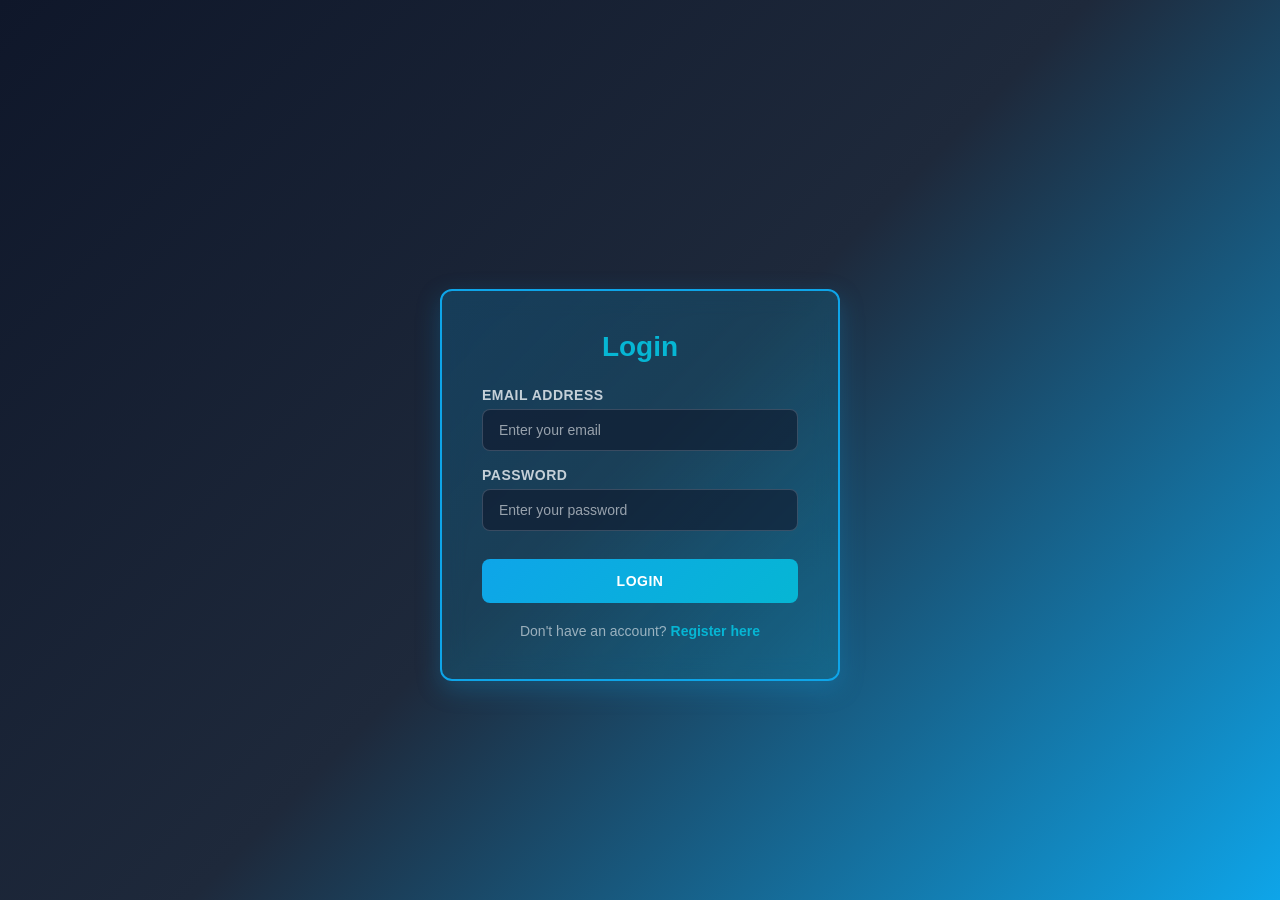
<file: login.html>
<!DOCTYPE html>
<html lang="en">

<head>
    <meta charset="UTF-8">
    <meta name="viewport" content="width=device-width, initial-scale=1.0">
    <title>Login</title>
    <link rel="stylesheet" href="login.css">
    <link rel="icon" href="images/weather icon.png">
</head>

<body>
    <!-- LOGIN CARD -->
    <div class="card">
        <div class="form-container">
            <h2>Login</h2>
            <form id="loginForm" class="form">

                <div class="field">
                    <label for="txt_email">Email Address</label>
                    <input id="txt_email" type="email" placeholder="Enter your email" required>
                </div>

                <div class="field">
                    <label for="txt_password">Password</label>
                    <input id="txt_password" type="password" placeholder="Enter your password" required>
                </div>

                <div class="actions">
                    <button type="submit" class="login-btn">Login</button>
                </div>

            </form>

            <div class="register-link">
                <p>Don't have an account? <a href="register.html">Register here</a></p>
            </div>
        </div>
    </div>

    <script>
        document.getElementById('loginForm').addEventListener('submit', function (e) {
            e.preventDefault();

            const email = document.getElementById('txt_email').value;
            const password = document.getElementById('txt_password').value;

            // Validate inputs
            if (!email || !password) {
                alert('Please fill in all fields');
                return;
            }

            // Get registered users from localStorage
            const registeredUsers = JSON.parse(localStorage.getItem('users') || '[]');
            
            // Check if user exists and password is correct
            const user = registeredUsers.find(u => u.email === email && u.password === password);

            if (user) {
                // Store current logged-in user
                localStorage.setItem('currentUser', JSON.stringify({
                    name: user.name,
                    email: user.email,
                    birthday: user.birthday,
                    gender: user.gender
                }));
                alert('Login successful!');
                // Redirect to index.html
                window.location.href = 'index.html';
            } else {
                alert('Invalid email or password');
            }
        });
    </script>

</body>

</html>
</file>
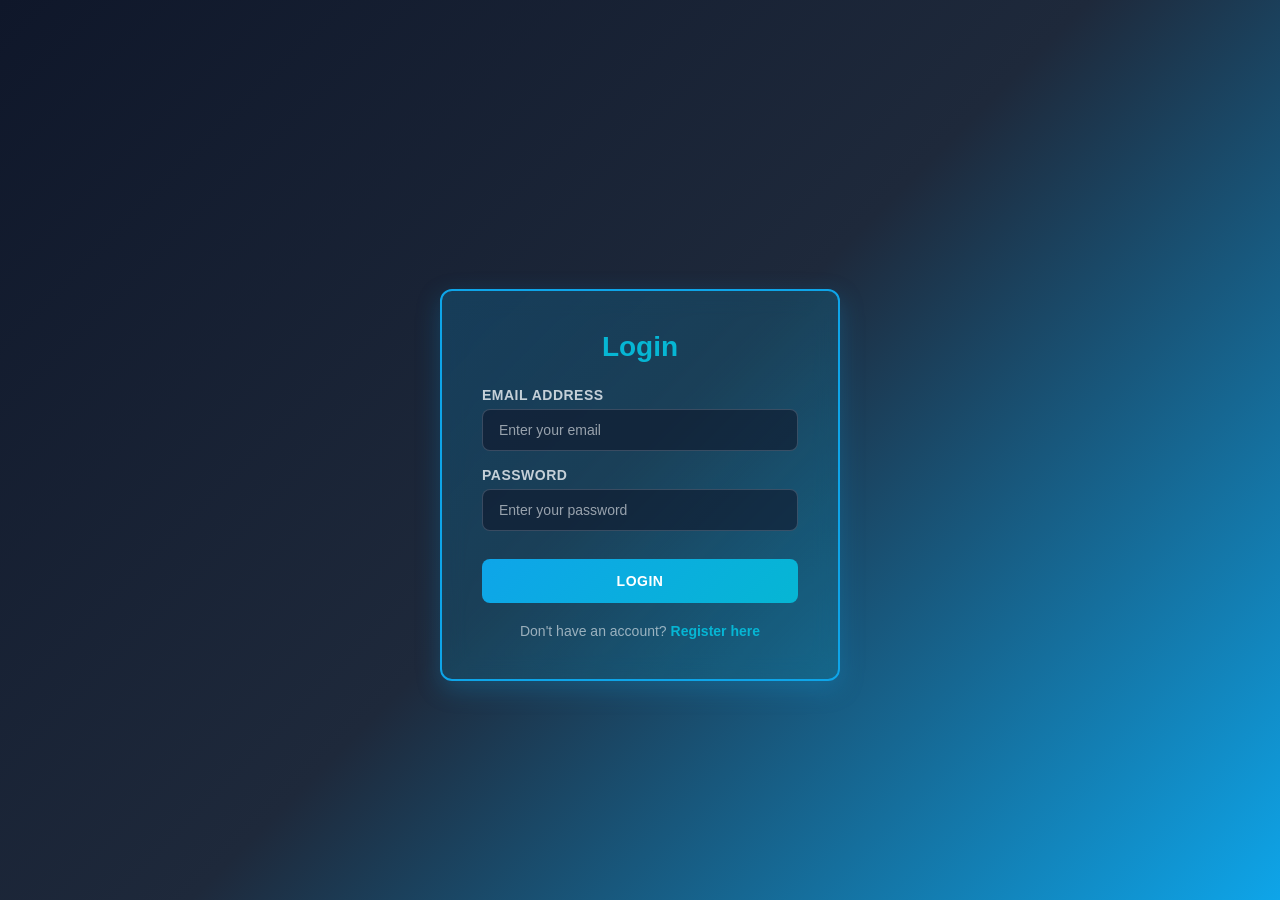
<file: notes.html>
<!DOCTYPE html>
<html lang="en">

<head>
    <meta charset="UTF-8">
    <meta name="viewport" content="width=device-width, initial-scale=1.0">
    <title>Notes</title>
    <link rel="icon" href="images/weather icon.png">
    <!-- IMPORTANT: import home.css trước, notes.css sau -->
    <link rel="stylesheet" href="index.css">
    <link rel="stylesheet" href="notes.css">
</head>

<body>

    <!-- HEADER -->
    <header class="top-header">
        <div class="header-inner">
            <div class="brand">
                <h1>WEATHER WEB</h1>
            </div>

            <div class="menu">
                <button class="menu-btn">
                    <a href="index.html">
                        <img src="./images/Home-removebg-preview.png" alt="Home">
                    </a>
                </button>

                <button class="menu-btn">
                    <a href="userInformation.html">
                        <img src="./images/name_icon-removebg-preview.png" alt="User">
                    </a>
                </button>

                <button class="menu-btn">
                    <a href="notes.html">
                        <img src="./images/calendar_icon-removebg-preview.png" alt="Notes">
                    </a>
                </button>
            </div>
        </div>
    </header>

    <!-- MAIN CARD -->
    <div class="notes-card">

        <!-- CALENDAR -->
        <div class="calendar-card">
            <div class="calendar-header">
                <button id="prev">‹</button>
                <span id="monthYear"></span>
                <button id="next">›</button>
            </div>

            <div class="calendar-grid">
                <div class="weekday">Mon</div>
                <div class="weekday">Tue</div>
                <div class="weekday">Wed</div>
                <div class="weekday">Thu</div>
                <div class="weekday">Fri</div>
                <div class="weekday">Sat</div>
                <div class="weekday">Sun</div>
            </div>
        </div>

        <!-- NOTES -->
        <div class="notes-box">

            <div class="notes-top">
                <div class="notes-title">User note days</div>
                <button class="add-note-btn" id="btn_add_note">Add note</button>
            </div>

            <!-- NOTE LIST -->
            <div class="notes-list" id="user_note_days"></div>

            <!-- INPUT NOTE INLINE -->
            <div class="note-input-container" id="noteInputContainer" style="display:none;">
                <input type="text" id="noteInput" placeholder="Type your note here..." />
                <button id="saveNoteBtn">Save</button>
                <button id="cancelNoteBtn">Cancel</button>
            </div>

        </div>
    </div>

    <!-- SCRIPT -->
    <script>
        let date = new Date();
        let selectedDate = null;
        let currentUser = null;
        let allUserNotes = {};

        const grid = document.querySelector(".calendar-grid");
        const label = document.getElementById("monthYear");
        const noteList = document.getElementById("user_note_days");

        const btnAddNote = document.getElementById("btn_add_note");
        const noteInputContainer = document.getElementById("noteInputContainer");
        const noteInput = document.getElementById("noteInput");
        const saveNoteBtn = document.getElementById("saveNoteBtn");
        const cancelNoteBtn = document.getElementById("cancelNoteBtn");

        // Load user from localStorage on page load
        window.addEventListener('DOMContentLoaded', function () {
            currentUser = JSON.parse(localStorage.getItem('currentUser'));

            // If no user logged in, redirect to login
            if (!currentUser) {
                window.location.href = 'login.html';
                return;
            }

            // Load all user notes from localStorage
            allUserNotes = JSON.parse(localStorage.getItem('allUserNotes')) || {};

            renderCalendar();
        });

        function getUserNotes() {
            if (!currentUser) return {};
            if (!allUserNotes[currentUser.email]) {
                allUserNotes[currentUser.email] = {};
            }
            return allUserNotes[currentUser.email];
        }

        function saveAllNotes() {
            localStorage.setItem('allUserNotes', JSON.stringify(allUserNotes));
        }

        function renderCalendar() {
            grid.querySelectorAll(".day").forEach(d => d.remove());

            const year = date.getFullYear();
            const month = date.getMonth();

            label.textContent = date.toLocaleDateString("en-US", { month: "long", year: "numeric" });

            const firstDay = new Date(year, month, 1);
            const startDay = (firstDay.getDay() + 6) % 7;
            const daysInMonth = new Date(year, month + 1, 0).getDate();

            const currentUserNotes = getUserNotes();

            for (let i = 0; i < startDay; i++) {
                const empty = document.createElement("div");
                empty.className = "day other";
                grid.appendChild(empty);
            }

            for (let d = 1; d <= daysInMonth; d++) {
                const cell = document.createElement("div");
                cell.className = "day";
                cell.textContent = d;

                const key = `${year}-${String(month + 1).padStart(2, "0")}-${String(d).padStart(2, "0")}`;

                const today = new Date();
                if (d === today.getDate() &&
                    month === today.getMonth() &&
                    year === today.getFullYear()) {
                    cell.classList.add("today");
                }

                if (currentUserNotes[key]) {
                    cell.style.boxShadow = "inset 0 -3px 0 #38bdf8";
                }

                cell.onclick = () => {
                    document.querySelectorAll(".day").forEach(x => x.classList.remove("selected"));
                    cell.classList.add("selected");
                    selectedDate = key;
                    renderNotes();
                    noteInputContainer.style.display = "none";
                };

                grid.appendChild(cell);
            }
        }

        function renderNotes() {
            noteList.innerHTML = "";

            const currentUserNotes = getUserNotes();

            if (!selectedDate || !currentUserNotes[selectedDate]) return;

            currentUserNotes[selectedDate].forEach((text, index) => {
                const item = document.createElement("div");
                item.className = "note-item";

                item.innerHTML = `
                    <div class="note-content">
                        <div class="note-date">${selectedDate}</div>
                        <div class="note-text">${text}</div>
                    </div>
                `;

                const deleteBtn = document.createElement("button");
                deleteBtn.className = "note-delete-btn";
                deleteBtn.textContent = "Delete";
                deleteBtn.onclick = () => {
                    const notes = getUserNotes();
                    notes[selectedDate].splice(index, 1);
                    if (notes[selectedDate].length === 0) {
                        delete notes[selectedDate];
                    }
                    saveAllNotes();
                    renderNotes();
                    renderCalendar();
                };

                item.appendChild(deleteBtn);
                noteList.appendChild(item);
            });
        }

        btnAddNote.onclick = () => {
            if (!selectedDate) {
                alert("Please select a day first");
                return;
            }
            noteInput.value = "";
            noteInputContainer.style.display = "flex";
            noteInput.focus();
        };

        saveNoteBtn.onclick = () => {
            const text = noteInput.value.trim();
            if (!text) return;

            const notes = getUserNotes();
            if (!notes[selectedDate]) {
                notes[selectedDate] = [];
            }
            notes[selectedDate].push(text);
            allUserNotes[currentUser.email] = notes;
            saveAllNotes();

            noteInputContainer.style.display = "none";
            renderNotes();
            renderCalendar();
        };

        cancelNoteBtn.onclick = () => {
            noteInputContainer.style.display = "none";
        };

        document.getElementById("prev").onclick = () => {
            date.setMonth(date.getMonth() - 1);
            renderCalendar();
        };

        document.getElementById("next").onclick = () => {
            date.setMonth(date.getMonth() + 1);
            renderCalendar();
        };
    </script>

</body>

</html>
</file>
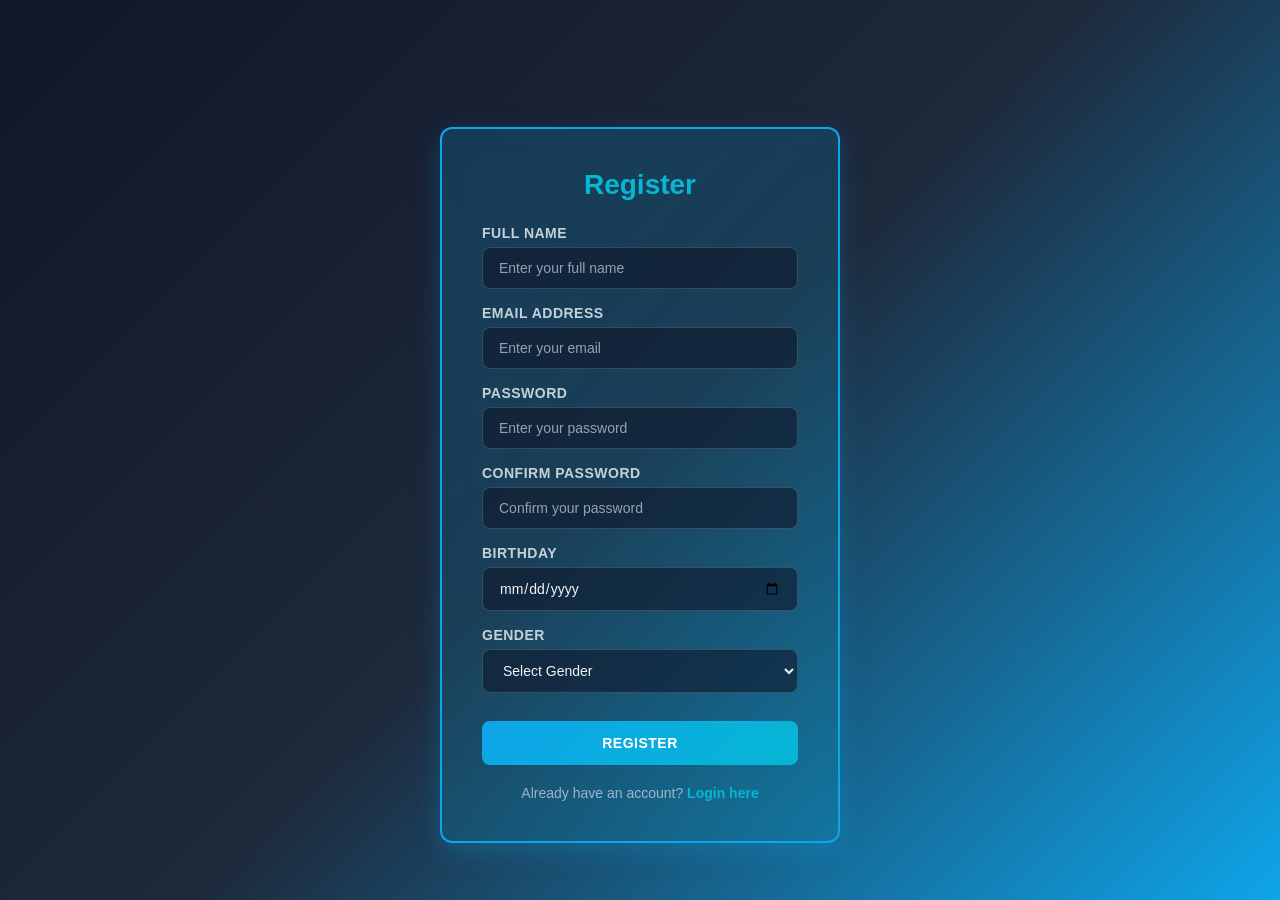
<file: register.html>
<!DOCTYPE html>
<html lang="en">

<head>
    <meta charset="UTF-8">
    <meta name="viewport" content="width=device-width, initial-scale=1.0">
    <title>Register</title>
    <link rel="stylesheet" href="register.css">
    <link rel="icon" href="images/weather icon.png">
</head>

<body>
    <!-- REGISTER CARD -->
    <div class="card">
        <div class="form-container">
            <h2>Register</h2>
            <form id="registerForm" class="form">

                <div class="field">
                    <label for="txt_name">Full Name</label>
                    <input id="txt_name" type="text" placeholder="Enter your full name" required>
                </div>

                <div class="field">
                    <label for="txt_email">Email Address</label>
                    <input id="txt_email" type="email" placeholder="Enter your email" required>
                </div>

                <div class="field">
                    <label for="txt_password">Password</label>
                    <input id="txt_password" type="password" placeholder="Enter your password" required>
                </div>

                <div class="field">
                    <label for="txt_confirm_password">Confirm Password</label>
                    <input id="txt_confirm_password" type="password" placeholder="Confirm your password" required>
                </div>

                <div class="field">
                    <label for="txt_birthday">Birthday</label>
                    <input id="txt_birthday" type="date" required>
                </div>

                <div class="field">
                    <label for="txt_gender">Gender</label>
                    <select id="txt_gender" required>
                        <option value="">Select Gender</option>
                        <option value="Male">Male</option>
                        <option value="Female">Female</option>
                        <option value="Other">Other</option>
                    </select>
                </div>

                <div class="actions">
                    <button type="submit" class="register-btn">Register</button>
                </div>

            </form>

            <div class="login-link">
                <p>Already have an account? <a href="login.html">Login here</a></p>
            </div>
        </div>
    </div>

    <script>
        document.getElementById('registerForm').addEventListener('submit', function (e) {
            e.preventDefault();

            const name = document.getElementById('txt_name').value;
            const email = document.getElementById('txt_email').value;
            const password = document.getElementById('txt_password').value;
            const confirmPassword = document.getElementById('txt_confirm_password').value;
            const birthday = document.getElementById('txt_birthday').value;
            const gender = document.getElementById('txt_gender').value;

            // Validate inputs
            if (!name || !email || !password || !confirmPassword || !birthday || !gender) {
                alert('Please fill in all fields');
                return;
            }

            // Check if passwords match
            if (password !== confirmPassword) {
                alert('Passwords do not match');
                return;
            }

            // Check password length
            if (password.length < 6) {
                alert('Password must be at least 6 characters long');
                return;
            }

            // Get existing users from localStorage
            const registeredUsers = JSON.parse(localStorage.getItem('users') || '[]');

            // Check if email already exists
            if (registeredUsers.some(u => u.email === email)) {
                alert('Email already registered');
                return;
            }

            // Create new user
            const newUser = {
                name: name,
                email: email,
                password: password,
                birthday: birthday,
                gender: gender
            };

            // Add user to localStorage
            registeredUsers.push(newUser);
            localStorage.setItem('users', JSON.stringify(registeredUsers));

            // Store current logged-in user
            localStorage.setItem('currentUser', JSON.stringify({
                name: newUser.name,
                email: newUser.email,
                birthday: newUser.birthday,
                gender: newUser.gender
            }));

            alert('Registration successful! Welcome!');
            // Redirect to login.html
            window.location.href = 'login.html';
        });
    </script>

</body>

</html>
</file>
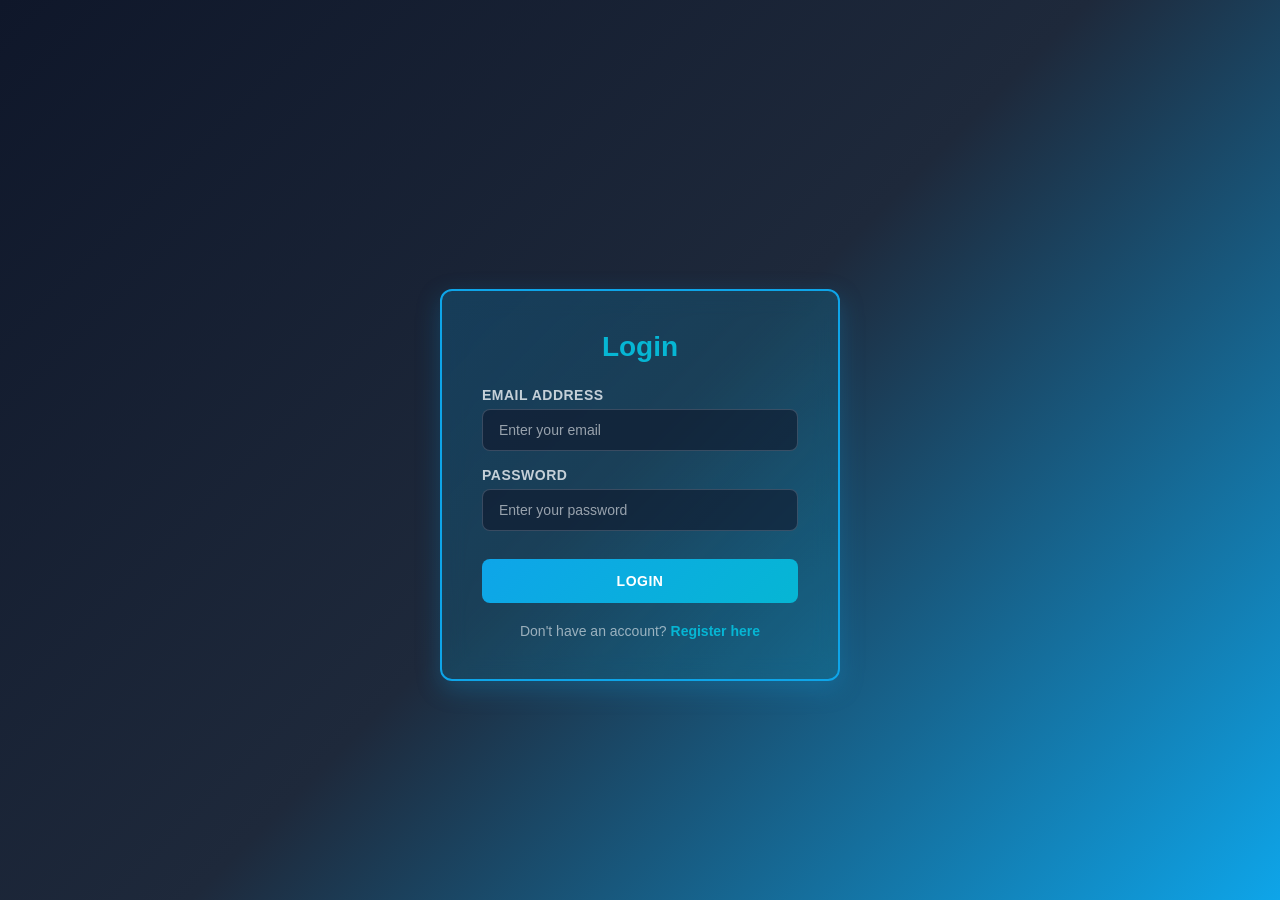
<file: userInformation.html>
<!DOCTYPE html>
<html lang="en">

<head>
    <meta charset="UTF-8">
    <meta name="viewport" content="width=device-width, initial-scale=1.0">
    <title>User Information</title>
    <link rel="icon" href="images/weather icon.png">
    <!-- IMPORTANT: import home.css trước, userInformation.css sau -->
    <link rel="stylesheet" href="index.css">
    <link rel="stylesheet" href="userInformation.css">
</head>

<body>

    <!-- HEADER -->
    <header class="top-header">
        <div class="header-inner">
            <div class="brand">
                <h1>WEATHER WEB</h1>
            </div>

            <div class="menu">
                <button class="menu-btn">
                    <a href="index.html">
                        <img src="./images/Home-removebg-preview.png" alt="Home">
                    </a>
                </button>

                <button class="menu-btn">
                    <a href="userInformation.html">
                        <img src="./images/name_icon-removebg-preview.png" alt="User">
                    </a>
                </button>

                <button class="menu-btn">
                    <a href="notes.html">
                        <img src="./images/calendar_icon-removebg-preview.png" alt="Notes">
                    </a>
                </button>

                <button class="menu-btn" id="btn_logout">
                    <a href="#" onclick="logoutUser()">
                        <img src="./images/logout-removebg-preview.png" alt="Logout">
                    </a>
                </button>
            </div>
        </div>
    </header>

    <!-- MAIN CARD -->
    <div class="card">
        <div class="user-grid">

            <!-- USER INFORMATION -->
            <form class="form">

                <div class="field">
                    <label for="txt_name">User's name</label>
                    <input id="txt_name" type="text">
                </div>

                <div class="field">
                    <label for="txt_birthday">Birthday</label>
                    <input id="txt_birthday" type="date">
                </div>

                <div class="field">
                    <label for="txt_gender">Gender</label>
                    <select id="txt_gender">
                        <option>None</option>
                        <option>Male</option>
                        <option>Female</option>
                        <option>Other</option>
                    </select>
                </div>

                <div class="field">
                    <label for="txt_email">Email Address</label>
                    <input id="txt_email" type="email">
                </div>

                <div class="actions">
                    <button class="save-btn" id="btn_edit">Edit</button>
                </div>

            </form>

        </div>
    </div>

    <script>
        // Load user data from localStorage on page load
        window.addEventListener('DOMContentLoaded', function () {
            const currentUser = JSON.parse(localStorage.getItem('currentUser'));

            // If no user logged in, redirect to login
            if (!currentUser) {
                window.location.href = 'login.html';
                return;
            }

            // Fill form with user data
            document.getElementById('txt_name').value = currentUser.name || '';
            document.getElementById('txt_email').value = currentUser.email || '';
            document.getElementById('txt_birthday').value = currentUser.birthday || '';
            document.getElementById('txt_gender').value = currentUser.gender || 'None';
        });

        // Logout function
        function logoutUser() {
            if (confirm('Are you sure you want to logout?')) {
                localStorage.removeItem('currentUser');
                window.location.href = 'login.html';
            }
        }
    </script>

</body>

</html>
</file>
<file: login.css>
/* ===================================================================
   login.css – OPENWEATHERMAP INSPIRED DESIGN
   Professional, Clean, Modern Blue Theme
   =================================================================== */

/* ================= RESET ================= */
* {
    box-sizing: border-box;
    margin: 0;
    padding: 0;
}

html,
body {
    height: 100%;
}

/* ================= THEME VARIABLES ================= */
:root {
    /* ===== BACKGROUND ===== */
    --bg-primary: #0f172a;
    --bg-secondary: #1e293b;
    --bg-tertiary: #334155;

    /* ===== ACCENT (Vibrant Sky Blue) ===== */
    --accent: #0ea5e9;
    --accent-light: #06b6d4;
    --accent-soft: rgba(14, 165, 233, 0.15);

    /* ===== ACCENT 2 (Coral/Warm) ===== */
    --accent-warm: #ff6b6b;
    --accent-warm-light: #ff8787;

    /* ===== TEXT ===== */
    --text: #f1f5f9;
    --text-secondary: rgba(241, 245, 249, 0.8);
    --text-muted: rgba(241, 245, 249, 0.6);

    /* ===== BORDER ===== */
    --border: rgba(148, 163, 184, 0.3);
    --border-light: rgba(241, 245, 249, 0.1);

    --radius: 12px;
    --gap: 1rem;
    --max-width: 1200px;

    --ui-font: -apple-system, BlinkMacSystemFont, "Segoe UI", Roboto, "Helvetica Neue", Arial, sans-serif;
    font-family: var(--ui-font);
}

/* ================= BODY ================= */
body {
    min-height: 100vh;
    padding-top: 70px;
    background: linear-gradient(135deg, #0f172a 0%, #1e293b 50%, #0ea5e9 100%);
    background-attachment: fixed;
    color: var(--text);
}

/* ===================================================================
   LOGIN CARD SECTION
   =================================================================== */

.card {
    max-width: var(--max-width);
    width: 100%;
    margin: 0 auto;
    padding: 20px;
    display: flex;
    align-items: center;
    justify-content: center;
    min-height: calc(100vh - 70px);
}

.form-container {
    background: linear-gradient(135deg, rgba(14, 165, 233, 0.2) 0%, rgba(6, 182, 212, 0.15) 100%);
    backdrop-filter: blur(12px);
    border-radius: var(--radius);
    padding: 40px;
    border: 2px solid var(--accent);
    box-shadow: 0 8px 24px rgba(14, 165, 233, 0.25);
    width: 100%;
    max-width: 400px;
    transition: all 0.3s ease;
}

.form-container:hover {
    box-shadow: 0 12px 32px rgba(14, 165, 233, 0.35);
    border-color: var(--accent-light);
}

.form-container h2 {
    font-size: 28px;
    font-weight: 700;
    color: var(--accent-light);
    margin-bottom: 24px;
    text-align: center;
}

.form {
    display: flex;
    flex-direction: column;
    gap: 16px;
}

.field {
    display: flex;
    flex-direction: column;
    gap: 6px;
}

.field label {
    font-size: 14px;
    font-weight: 600;
    color: var(--text-secondary);
    text-transform: uppercase;
    letter-spacing: 0.5px;
}

.field input {
    padding: 12px 16px;
    border: 1px solid var(--border);
    border-radius: 8px;
    font-size: 14px;
    background: rgba(15, 23, 42, 0.6);
    color: var(--text);
    transition: all 0.3s ease;
}

.field input::placeholder {
    color: var(--text-muted);
}

.field input:focus {
    outline: none;
    border-color: var(--accent-light);
    background: rgba(15, 23, 42, 0.8);
    box-shadow: 0 0 0 3px var(--accent-soft);
}

.actions {
    display: flex;
    gap: 12px;
    margin-top: 12px;
}

.login-btn {
    flex: 1;
    padding: 14px 24px;
    background: linear-gradient(135deg, var(--accent) 0%, var(--accent-light) 100%);
    border: none;
    border-radius: 8px;
    font-size: 14px;
    font-weight: 700;
    color: white;
    cursor: pointer;
    transition: all 0.3s ease;
    text-transform: uppercase;
    letter-spacing: 0.5px;
}

.login-btn:hover {
    box-shadow: 0 6px 20px rgba(14, 165, 233, 0.4);
    transform: translateY(-2px);
}

.login-btn:active {
    transform: translateY(0);
}

.register-link {
    margin-top: 20px;
    text-align: center;
    color: var(--text-muted);
    font-size: 14px;
}

.register-link a {
    color: var(--accent-light);
    text-decoration: none;
    font-weight: 600;
    transition: color 0.3s ease;
}

.register-link a:hover {
    color: var(--accent);
    text-decoration: underline;
}

/* Responsive */
@media (max-width: 600px) {
    .form-container {
        padding: 24px;
    }

    .form-container h2 {
        font-size: 24px;
        margin-bottom: 20px;
    }

    .field input {
        padding: 10px 12px;
        font-size: 16px;
    }

    .login-btn {
        padding: 12px 20px;
        font-size: 13px;
    }
}
</file>
<file: index.css>
/* ===================================================================
   home.css – OPENWEATHERMAP INSPIRED DESIGN
   Professional, Clean, Modern Blue Theme
   =================================================================== */

/* ================= RESET ================= */
* {
    box-sizing: border-box;
    margin: 0;
    padding: 0;
}

html,
body {
    height: 100%;
}

/* ================= THEME VARIABLES ================= */
:root {
    /* ===== BACKGROUND ===== */
    --bg-primary: #0f172a;
    --bg-secondary: #1e293b;
    --bg-tertiary: #334155;

    /* ===== ACCENT (Vibrant Sky Blue) ===== */
    --accent: #0ea5e9;
    --accent-light: #06b6d4;
    --accent-soft: rgba(14, 165, 233, 0.15);

    /* ===== ACCENT 2 (Coral/Warm) ===== */
    --accent-warm: #ff6b6b;
    --accent-warm-light: #ff8787;

    /* ===== TEXT ===== */
    --text: #f1f5f9;
    --text-secondary: rgba(241, 245, 249, 0.8);
    --text-muted: rgba(241, 245, 249, 0.6);

    /* ===== BORDER ===== */
    --border: rgba(148, 163, 184, 0.3);
    --border-light: rgba(241, 245, 249, 0.1);

    --radius: 12px;
    --gap: 1rem;
    --max-width: 1200px;

    --ui-font: -apple-system, BlinkMacSystemFont, "Segoe UI", Roboto, "Helvetica Neue", Arial, sans-serif;
    font-family: var(--ui-font);
}

/* ================= BODY ================= */
body {
    min-height: 100vh;
    padding-top: 70px;
    background: linear-gradient(135deg, #0f172a 0%, #1e293b 50%, #0ea5e9 100%);
    background-attachment: fixed;
    color: var(--text);
}

/* ===================================================================
   HEADER – STICKY TOP BAR
   =================================================================== */

.header {
    position: fixed;
    top: 0;
    left: 0;
    right: 0;
    height: 70px;
    background: rgba(30, 41, 59, 0.95);
    border-bottom: 2px solid var(--accent);
    display: flex;
    align-items: center;
    z-index: 1000;
    backdrop-filter: blur(10px);
    box-shadow: 0 4px 12px rgba(14, 165, 233, 0.2);
}

.header-inner {
    max-width: var(--max-width);
    width: 100%;
    padding: 0 20px;
    margin: 0 auto;
    display: flex;
    align-items: center;
    justify-content: space-between;
    gap: 16px;
}

.header-brand {
    margin-right: auto;
}

/* Search bar – modern pill style */
.search-wrap {
    display: flex;
    align-items: center;
    background: var(--bg-primary);
    border-radius: 6px;
    padding: 8px 14px;
    border: 1px solid var(--border);
    box-shadow: inset 0 0 4px rgba(0, 0, 0, 0.02);
    transition: all 0.2s ease;
}

.search-wrap:focus-within {
    border-color: var(--accent-light);
    background: var(--bg-secondary);
    box-shadow: 0 0 0 3px rgba(30, 64, 175, 0.08);
}

.search-input {
    flex: 1;
    padding: 8px 12px;
    border: 1px solid var(--accent);
    border-radius: 6px;
    font-size: 14px;
    background: rgba(241, 245, 249, 0.1);
    color: var(--text);
    transition: all 0.3s ease;
}

.search-input::placeholder {
    color: var(--text-muted);
}

.search-input:focus {
    outline: none;
    border-color: var(--accent-light);
    background: rgba(241, 245, 249, 0.15);
    box-shadow: 0 0 0 2px var(--accent-soft);
}

.search-input::placeholder {
    color: var(--text-muted);
}

.search-btn {
    background: transparent;
    color: var(--accent);
    border: 1px solid var(--accent);
    width: 38px;
    height: 38px;
    border-radius: 6px;
    cursor: pointer;
    display: flex;
    align-items: center;
    justify-content: center;
    transition: all 0.3s ease;
    font-weight: 600;
}

.search-btn:hover {
    background: rgba(14, 165, 233, 0.15);
    transform: scale(1.08);
    box-shadow: 0 4px 16px rgba(14, 165, 233, 0.3);
}

.search-btn img {
    max-width: 18px;
    max-height: 18px;
    width: auto;
    height: auto;
    display: block;
    filter: brightness(0) invert(1);
}

/* Header icons */
.header-right {
    display: flex;
    gap: 8px;
    margin-left: 16px;
}

.icon-btn {
    background: rgba(14, 165, 233, 0.15);
    backdrop-filter: blur(4px);
    border: 1px solid var(--accent);
    border-radius: 6px;
    cursor: pointer;
    padding: 8px 12px;
    display: flex;
    align-items: center;
    justify-content: center;
    gap: 6px;
    font-size: 14px;
    color: var(--text);
    transition: all 0.3s ease;
}

.icon-btn img {
    max-width: 20px;
    max-height: 20px;
    width: auto;
    height: auto;
    display: block;
    filter: brightness(0) invert(1);
}

.icon-btn:hover {
    background: rgba(14, 165, 233, 0.25);
    box-shadow: 0 4px 12px rgba(14, 165, 233, 0.2);
    border-color: var(--accent-light);
    transform: translateY(-1px);
    box-shadow: 0 2px 8px rgba(30, 64, 175, 0.12);
}

/* ===================================================================
   MAIN LAYOUT
   =================================================================== */

.main {
    flex: 1;
    padding: 20px;
}

.container {
    max-width: var(--max-width);
    margin: 0 auto;
    display: flex;
    flex-direction: column;
    gap: 20px;
}

/* ===================================================================
   CURRENT SECTION
   =================================================================== */

.current-section {
    width: 100%;
}

.current-card {
    background: linear-gradient(135deg, rgba(14, 165, 233, 0.2) 0%, rgba(6, 182, 212, 0.15) 100%);
    backdrop-filter: blur(12px);
    border-radius: var(--radius);
    padding: 24px;
    display: flex;
    align-items: center;
    justify-content: space-between;
    border: 2px solid var(--accent);
    box-shadow: 0 8px 24px rgba(14, 165, 233, 0.25);
    transition: all 0.3s ease;
    color: var(--text);
}

.current-card:hover {
    box-shadow: 0 12px 32px rgba(14, 165, 233, 0.35);
    transform: translateY(-4px);
    border-color: var(--accent-light);
}

.current-left {
    flex: 1;
}

.current-right {
    flex-shrink: 0;
    display: flex;
    align-items: center;
    justify-content: center;
}

.current-card .city {
    font-size: 28px;
    font-weight: 700;
    color: var(--accent-light);
    margin-bottom: 4px;
}

.current-card .desc {
    font-size: 14px;
    color: var(--text-secondary);
    text-transform: capitalize;
    margin-bottom: 12px;
}

.current-card .temp {
    font-size: 56px;
    font-weight: 700;
    color: var(--accent);
    text-shadow: 0 2px 8px rgba(14, 165, 233, 0.3);
}

.current-card .deg {
    font-size: 36px;
}

/* ===================================================================
   HIGHLIGHTS SECTION
   =================================================================== */

.highlights-section {
    width: 100%;
}

.highlights-section h3 {
    color: var(--text);
    font-weight: 700;
    font-size: 16px;
    margin-bottom: 12px;
}

.high-grid {
    display: grid;
    grid-template-columns: repeat(auto-fit, minmax(160px, 1fr));
    gap: 12px;
}

.highlight {
    background: linear-gradient(135deg, rgba(51, 65, 85, 0.6) 0%, rgba(30, 41, 59, 0.8) 100%);
    border: 1px solid var(--accent);
    border-radius: 8px;
    padding: 16px;
    display: flex;
    align-items: flex-start;
    gap: 12px;
    transition: all 0.3s ease;
    cursor: pointer;
    box-shadow: 0 4px 12px rgba(0, 0, 0, 0.3);
}

.highlight:hover {
    background: linear-gradient(135deg, rgba(14, 165, 233, 0.3) 0%, rgba(6, 182, 212, 0.2) 100%);
    border-color: var(--accent-light);
    box-shadow: 0 6px 16px rgba(14, 165, 233, 0.3);
    transform: translateY(-2px);
}

@media (max-width: 700px) {
    .high-grid {
        grid-template-columns: repeat(2, 1fr);
    }
}

.highlight {
    display: flex;
    flex-direction: column;
    gap: 12px;
    background: var(--bg-secondary);
    color: var(--text);
    padding: 16px;
    border-radius: var(--radius);
    border: 1px solid var(--border);
    box-shadow: 0 1px 3px rgba(0, 0, 0, 0.05);
    transition: all 0.25s ease;
}

.hi-icon {
    flex-shrink: 0;
    min-width: 44px;
    max-width: 44px;
    height: 44px;
    display: flex;
    align-items: center;
    justify-content: center;
    background: rgba(30, 64, 175, 0.08);
    border-radius: 6px;
}

.hi-icon img {
    max-width: 100%;
    max-height: 100%;
    width: auto;
    height: auto;
    filter: brightness(0.5) invert(0.2) sepia(1) saturate(1.5) hue-rotate(200deg);
}

.hi-label {
    font-size: 12px;
    color: var(--text-muted);
    margin-bottom: 4px;
    text-transform: uppercase;
    letter-spacing: 0.5px;
}

.hi-value {
    font-size: 18px;
    font-weight: 700;
    color: var(--accent);
}

.hi-value {
    font-size: 18px;
    font-weight: 700;
    color: var(--text);
}

.highlight:hover {
    transform: translateY(-2px);
    box-shadow: 0 4px 12px rgba(30, 64, 175, 0.1);
}

/* ===================================================================
   FORECAST SECTION
   =================================================================== */

.forecast-section {
    width: 100%;
}

.forecast-section h3 {
    color: var(--text);
    font-weight: 700;
    font-size: 16px;
    margin-bottom: 12px;
}

.forecast-list {
    display: flex;
    flex-direction: column;
    gap: 8px;
}

.forecast-item {
    background: linear-gradient(90deg, rgba(51, 65, 85, 0.5) 0%, rgba(30, 41, 59, 0.7) 100%);
    border: 1px solid var(--border);
    border-radius: 8px;
    padding: 12px 16px;
    display: flex;
    align-items: center;
    justify-content: space-between;
    gap: 16px;
    transition: all 0.3s ease;
}

.forecast-item:hover {
    background: linear-gradient(90deg, rgba(14, 165, 233, 0.25) 0%, rgba(6, 182, 212, 0.15) 100%);
    border-color: var(--accent);
    box-shadow: 0 4px 12px rgba(14, 165, 233, 0.2);
}

.forecast-item {
    display: flex;
    justify-content: space-between;
    align-items: center;
    background: var(--bg-secondary);
    padding: 14px 16px;
    border-radius: var(--radius);
    color: var(--text);
    border: 1px solid var(--border);
    box-shadow: 0 1px 3px rgba(0, 0, 0, 0.05);
    transition: all 0.25s ease;
}

.f-left {
    display: flex;
    align-items: center;
    gap: 12px;
}

.f-emoji {
    width: 40px;
    height: 40px;
    display: flex;
    align-items: center;
    justify-content: center;
}

.f-day {
    font-size: 14px;
    font-weight: 600;
    color: var(--text);
    min-width: 50px;
}

.f-right {
    text-align: right;
}

.f-temp {
    font-size: 16px;
    font-weight: 700;
    color: var(--accent-light);
}

.f-details {
    font-size: 12px;
    color: var(--text-muted);
    margin-top: 2px;
}

.forecast-item:hover {
    transform: translateY(-1px);
    box-shadow: 0 4px 12px rgba(30, 64, 175, 0.1);
}



/* ===================================================================
   HEADER BRAND
   =================================================================== */

.header-brand h1 {
    font-size: 20px;
    font-weight: 700;
    color: var(--text);
    white-space: nowrap;
}

/* Responsive */
@media (max-width: 600px) {
    .header-inner {
        flex-direction: column;
        gap: 12px;
    }

    .search-wrap {
        width: 100%;
    }

    .high-grid {
        grid-template-columns: 1fr;
    }

    .current-card {
        flex-direction: column;
        text-align: center;
    }

    .current-card .city {
        font-size: 24px;
    }

    .current-card .temp {
        font-size: 40px;
    }
}
</file>
<file: notes.css>
/* ===================================================================
   notes.css – OPENWEATHERMAP INSPIRED CALENDAR + NOTES
   Professional Modern Blue Theme
   =================================================================== */

/* ================= HEADER FIXED TOP ===== */
.top-header {
    position: fixed;
    top: 0;
    left: 0;
    width: 100%;
    height: 70px;
    background: rgba(30, 41, 59, 0.95);
    backdrop-filter: blur(10px);
    border-bottom: 2px solid var(--accent);
    box-shadow: 0 4px 12px rgba(14, 165, 233, 0.2);
    z-index: 1000;
}

/* Container centered */
.header-inner {
    max-width: 1200px;
    height: 100%;
    margin: 0 auto;
    padding: 0 20px;
    display: flex;
    align-items: center;
    justify-content: space-between;
}

/* Logo / title */
.brand h1 {
    font-size: 20px;
    font-weight: 700;
    color: var(--text);
    letter-spacing: 0.5px;
}

/* Menu icon container */
.menu {
    display: flex;
    gap: 8px;
}

/* Button with icon */
.menu-btn {
    background: rgba(14, 165, 233, 0.15);
    backdrop-filter: blur(4px);
    border: 1px solid var(--accent);
    border-radius: 6px;
    cursor: pointer;
    padding: 8px 12px;
    display: flex;
    align-items: center;
    justify-content: center;
    gap: 6px;
    font-size: 14px;
    color: var(--text);
    transition: all 0.3s ease;
}

/* Remove underline from link */
.menu-btn a {
    text-decoration: none;
    display: inline-flex;
}

/* Icon */
.menu-btn img {
    max-width: 20px;
    max-height: 20px;
    width: auto;
    height: auto;
    display: block;
    filter: brightness(0) invert(1);
}

/* Hover effect */
.menu-btn:hover {
    background: rgba(14, 165, 233, 0.25);
    box-shadow: 0 4px 12px rgba(14, 165, 233, 0.2);
    border-color: var(--accent-light);
    transform: translateY(-1px);
    box-shadow: 0 2px 8px rgba(30, 64, 175, 0.12);
}

/* ================= BODY PADDING ================= */
body {
    min-height: 100vh;
    padding-top: 70px;
    background: linear-gradient(135deg, #0f172a 0%, #1e293b 50%, #0ea5e9 100%);
    background-attachment: fixed;
    display: flex;
    flex-direction: column;
}

/* ================= MAIN NOTES CARD ================= */

.notes-card {
    width: 100%;
    max-width: 1150px;
    margin: 20px auto;
    height: auto;
    min-height: 620px;
    background: var(--bg-secondary);
    border-radius: var(--radius);
    border: 1px solid var(--border);
    padding: 24px;
    display: grid;
    grid-template-columns: 380px 1fr;
    gap: 24px;
    box-shadow: 0 1px 3px rgba(0, 0, 0, 0.05);
}

/* ================= CALENDAR ================= */

.calendar-card {
    width: 100%;
    background: var(--bg-primary);
    border: 1px solid var(--border);
    border-radius: var(--radius);
    padding: 16px;
}

.calendar-header {
    display: flex;
    align-items: center;
    justify-content: space-between;
    margin-bottom: 14px;
}

.calendar-header button {
    background: none;
    border: none;
    color: var(--accent-light);
    font-size: 20px;
    cursor: pointer;
    font-weight: 600;
    transition: all 0.2s ease;
}

.calendar-header button:hover {
    color: var(--accent);
    transform: scale(1.2);
}

#monthYear {
    font-weight: 600;
    color: var(--text);
    font-size: 15px;
}

.calendar-grid {
    display: grid;
    grid-template-columns: repeat(7, 1fr);
    gap: 4px;
}

.weekday {
    text-align: center;
    font-size: 12px;
    color: var(--text-muted);
    font-weight: 600;
    padding: 6px 0;
}

/* day cell */
.day {
    aspect-ratio: 1 / 1;
    display: flex;
    align-items: center;
    justify-content: center;
    border-radius: 6px;
    font-size: 13px;
    color: var(--text);
    cursor: pointer;
    background: var(--bg-secondary);
    border: 1px solid var(--border);
    transition: all 0.2s ease;
    font-weight: 500;
}

.day:hover {
    background: var(--bg-primary);
    border-color: var(--accent-light);
}

.other {
    color: rgba(26, 26, 26, 0.3);
}

.today {
    border: 2px solid var(--accent-light);
    color: var(--accent-light);
    font-weight: 600;
}

.selected {
    background: var(--accent-light);
    color: #ffffff;
    font-weight: 600;
    border-color: var(--accent-light);
}

/* ================= NOTES PANEL ================= */

.notes-box {
    background: var(--bg-primary);
    border: 1px solid var(--border);
    border-radius: var(--radius);
    padding: 16px;
    display: flex;
    flex-direction: column;
}

.notes-top {
    display: flex;
    justify-content: space-between;
    align-items: center;
    margin-bottom: 16px;
    padding: 14px 16px;
    background: linear-gradient(135deg, #1e3a8a 0%, #1e40af 100%);
    border-radius: 6px;
    box-shadow: 0 2px 6px rgba(30, 64, 175, 0.15);
}

.notes-title {
    font-size: 15px;
    font-weight: 700;
    color: #ffffff;
    letter-spacing: 0.3px;
}

.add-note-btn {
    padding: 7px 16px;
    border-radius: 4px;
    border: none;
    background: rgba(255, 255, 255, 0.2);
    color: #ffffff;
    cursor: pointer;
    font-weight: 600;
    font-size: 13px;
    transition: all 0.2s ease;
    backdrop-filter: blur(4px);
}

.add-note-btn:hover {
    background: rgba(255, 255, 255, 0.3);
    transform: translateY(-1px);
}

/* note list */
.notes-list {
    flex: 1;
    overflow-y: auto;
    display: flex;
    flex-direction: column;
    gap: 10px;
}

/* note item */
.note-item {
    display: flex;
    align-items: flex-start;
    justify-content: space-between;
    background: var(--bg-secondary);
    border: 1px solid var(--border);
    border-radius: 6px;
    padding: 12px;
    transition: all 0.2s ease;
}

.note-content {
    display: flex;
    flex-direction: column;
    flex: 1;
    gap: 4px;
}

.note-date {
    font-size: 12px;
    color: var(--accent-light);
    font-weight: 600;
}

.note-text {
    font-size: 14px;
    line-height: 1.4;
    color: var(--text);
}

/* delete button */
.note-delete-btn {
    background: #ef4444;
    border: none;
    border-radius: 4px;
    padding: 4px 10px;
    margin-left: 8px;
    cursor: pointer;
    color: #ffffff;
    font-size: 12px;
    font-weight: 600;
    transition: all 0.2s ease;
    white-space: nowrap;
}

.note-delete-btn:hover {
    background: #dc2626;
}

.note-item:hover {
    box-shadow: 0 2px 6px rgba(30, 64, 175, 0.1);
}

/* inline add input */
.note-input-container {
    display: flex;
    gap: 8px;
    margin-top: 12px;
}

.note-input-container input {
    flex: 1;
    padding: 8px 12px;
    border-radius: 4px;
    border: 1px solid var(--border);
    background: var(--bg-secondary);
    color: var(--text);
    font-size: 14px;
}

.note-input-container input::placeholder {
    color: var(--text-muted);
}

.note-input-container button {
    background: var(--accent-light);
    border: none;
    border-radius: 4px;
    padding: 8px 16px;
    cursor: pointer;
    color: #ffffff;
    font-weight: 600;
    font-size: 13px;
    transition: all 0.2s ease;
}

.note-input-container button:hover {
    background: var(--accent);
}

/* responsive */
@media (max-width: 900px) {
    .notes-card {
        grid-template-columns: 1fr;
    }
}
</file>
<file: register.css>
/* ===================================================================
   register.css – OPENWEATHERMAP INSPIRED DESIGN
   Professional, Clean, Modern Blue Theme
   =================================================================== */

/* ================= RESET ================= */
* {
    box-sizing: border-box;
    margin: 0;
    padding: 0;
}

html,
body {
    height: 100%;
}

/* ================= THEME VARIABLES ================= */
:root {
    /* ===== BACKGROUND ===== */
    --bg-primary: #0f172a;
    --bg-secondary: #1e293b;
    --bg-tertiary: #334155;

    /* ===== ACCENT (Vibrant Sky Blue) ===== */
    --accent: #0ea5e9;
    --accent-light: #06b6d4;
    --accent-soft: rgba(14, 165, 233, 0.15);

    /* ===== ACCENT 2 (Coral/Warm) ===== */
    --accent-warm: #ff6b6b;
    --accent-warm-light: #ff8787;

    /* ===== TEXT ===== */
    --text: #f1f5f9;
    --text-secondary: rgba(241, 245, 249, 0.8);
    --text-muted: rgba(241, 245, 249, 0.6);

    /* ===== BORDER ===== */
    --border: rgba(148, 163, 184, 0.3);
    --border-light: rgba(241, 245, 249, 0.1);

    --radius: 12px;
    --gap: 1rem;
    --max-width: 1200px;

    --ui-font: -apple-system, BlinkMacSystemFont, "Segoe UI", Roboto, "Helvetica Neue", Arial, sans-serif;
    font-family: var(--ui-font);
}

/* ================= BODY ================= */
body {
    min-height: 100vh;
    padding-top: 70px;
    background: linear-gradient(135deg, #0f172a 0%, #1e293b 50%, #0ea5e9 100%);
    background-attachment: fixed;
    color: var(--text);
}

/* ===================================================================
   REGISTER CARD SECTION
   =================================================================== */

.card {
    max-width: var(--max-width);
    width: 100%;
    margin: 0 auto;
    padding: 20px;
    display: flex;
    align-items: center;
    justify-content: center;
    min-height: calc(100vh - 70px);
}

.form-container {
    background: linear-gradient(135deg, rgba(14, 165, 233, 0.2) 0%, rgba(6, 182, 212, 0.15) 100%);
    backdrop-filter: blur(12px);
    border-radius: var(--radius);
    padding: 40px;
    border: 2px solid var(--accent);
    box-shadow: 0 8px 24px rgba(14, 165, 233, 0.25);
    width: 100%;
    max-width: 400px;
    transition: all 0.3s ease;
}

.form-container:hover {
    box-shadow: 0 12px 32px rgba(14, 165, 233, 0.35);
    border-color: var(--accent-light);
}

.form-container h2 {
    font-size: 28px;
    font-weight: 700;
    color: var(--accent-light);
    margin-bottom: 24px;
    text-align: center;
}

.form {
    display: flex;
    flex-direction: column;
    gap: 16px;
}

.field {
    display: flex;
    flex-direction: column;
    gap: 6px;
}

.field label {
    font-size: 14px;
    font-weight: 600;
    color: var(--text-secondary);
    text-transform: uppercase;
    letter-spacing: 0.5px;
}

.field input,
.field select {
    padding: 12px 16px;
    border: 1px solid var(--border);
    border-radius: 8px;
    font-size: 14px;
    background: rgba(15, 23, 42, 0.6);
    color: var(--text);
    transition: all 0.3s ease;
    font-family: var(--ui-font);
}

.field input::placeholder {
    color: var(--text-muted);
}

.field input:focus,
.field select:focus {
    outline: none;
    border-color: var(--accent-light);
    background: rgba(15, 23, 42, 0.8);
    box-shadow: 0 0 0 3px var(--accent-soft);
}

.field select option {
    background: var(--bg-secondary);
    color: var(--text);
}

.actions {
    display: flex;
    gap: 12px;
    margin-top: 12px;
}

.register-btn {
    flex: 1;
    padding: 14px 24px;
    background: linear-gradient(135deg, var(--accent) 0%, var(--accent-light) 100%);
    border: none;
    border-radius: 8px;
    font-size: 14px;
    font-weight: 700;
    color: white;
    cursor: pointer;
    transition: all 0.3s ease;
    text-transform: uppercase;
    letter-spacing: 0.5px;
}

.register-btn:hover {
    box-shadow: 0 6px 20px rgba(14, 165, 233, 0.4);
    transform: translateY(-2px);
}

.register-btn:active {
    transform: translateY(0);
}

.login-link {
    margin-top: 20px;
    text-align: center;
    color: var(--text-muted);
    font-size: 14px;
}

.login-link a {
    color: var(--accent-light);
    text-decoration: none;
    font-weight: 600;
    transition: color 0.3s ease;
}

.login-link a:hover {
    color: var(--accent);
    text-decoration: underline;
}

/* Responsive */
@media (max-width: 600px) {
    .form-container {
        padding: 24px;
    }

    .form-container h2 {
        font-size: 24px;
        margin-bottom: 20px;
    }

    .field input,
    .field select {
        padding: 10px 12px;
        font-size: 16px;
    }

    .register-btn {
        padding: 12px 20px;
        font-size: 13px;
    }
}
</file>
<file: userInformation.css>
/* ===================================================================
   userInformation.css – OPENWEATHERMAP INSPIRED DESIGN
   Professional Clean Theme
   =================================================================== */

/* ================= HEADER FIXED TOP ================= */
.top-header {
    position: fixed;
    top: 0;
    left: 0;
    width: 100%;
    height: 70px;
    background: rgba(30, 41, 59, 0.95);
    backdrop-filter: blur(10px);
    border-bottom: 2px solid #0ea5e9;
    box-shadow: 0 4px 12px rgba(14, 165, 233, 0.2);
    z-index: 1000;
}

/* Container centered */
.header-inner {
    max-width: 1200px;
    height: 100%;
    margin: 0 auto;
    padding: 0 20px;
    display: flex;
    align-items: center;
    justify-content: space-between;
}

/* Logo / title */
.brand h1 {
    font-size: 20px;
    font-weight: 700;
    color: #ffffff;
    letter-spacing: 0.5px;
}

/* Menu icon container */
.menu {
    display: flex;
    gap: 8px;
}

/* Button with icon */
.menu-btn {
    background: rgba(14, 165, 233, 0.15);
    backdrop-filter: blur(4px);
    border: 1px solid #0ea5e9;
    border-radius: 6px;
    cursor: pointer;
    padding: 8px 12px;
    display: flex;
    align-items: center;
    justify-content: center;
    gap: 6px;
    font-size: 14px;
    color: #ffffff;
    transition: all 0.3s ease;
}

/* Remove underline from link */
.menu-btn a {
    text-decoration: none;
    display: inline-flex;
}

/* Icon */
.menu-btn img {
    max-width: 20px;
    max-height: 20px;
    width: auto;
    height: auto;
    display: block;
    filter: brightness(0) invert(1);
}

/* Hover effect */
.menu-btn:hover {
    background: rgba(14, 165, 233, 0.25);
    box-shadow: 0 4px 12px rgba(14, 165, 233, 0.2);
    border-color: #38bdf8;
    transform: translateY(-1px);
}

/* ================= BODY PADDING ================= */
body {
    min-height: 100vh;
    padding-top: 70px;
    background: linear-gradient(135deg, #0f172a 0%, #1e293b 50%, #0ea5e9 100%);
    background-attachment: fixed;
    display: flex;
    flex-direction: column;
}

/* ================= MAIN CARD ================= */
.card {
    width: 100%;
    max-width: 600px;
    margin: 40px auto;
    background: #1e293b;
    border-radius: 12px;
    border: 1px solid rgba(14, 165, 233, 0.2);
    padding: 40px;
    box-shadow: 0 1px 3px rgba(0, 0, 0, 0.05);
}

/* Grid layout - only form, no avatar */
.user-grid {
    display: grid;
    grid-template-columns: 1fr;
    gap: 0;
}

/* ================= FORM ================= */
.form {
    display: grid;
    grid-template-columns: 1fr 1fr;
    gap: 16px 20px;
}

.field {
    display: flex;
    flex-direction: column;
    gap: 6px;
}

.field label {
    font-size: 13px;
    color: #cbd5e1;
    font-weight: 600;
    text-transform: uppercase;
    letter-spacing: 0.3px;
}

.field input,
.field select {
    padding: 10px 12px;
    border-radius: 6px;
    border: 1px solid rgba(14, 165, 233, 0.3);
    background: #0f172a;
    color: #ffffff;
    font-size: 14px;
    transition: all 0.2s ease;
}

.field input::placeholder,
.field select::placeholder {
    color: #64748b;
}

.field input:focus,
.field select:focus {
    outline: none;
    border-color: #38bdf8;
    background: #1e293b;
    box-shadow: 0 0 0 3px rgba(30, 64, 175, 0.08);
}

/* Save button area */
.actions {
    grid-column: 1 / 3;
    display: flex;
    justify-content: flex-end;
    margin-top: 12px;
}

.save-btn {
    padding: 10px 28px;
    border-radius: 6px;
    border: none;
    font-weight: 700;
    cursor: pointer;
    background: linear-gradient(135deg, #1e3a8a 0%, #1e40af 100%);
    color: #ffffff;
    font-size: 14px;
    transition: all 0.2s ease;
    box-shadow: 0 2px 8px rgba(30, 64, 175, 0.15);
}

.save-btn:hover {
    transform: translateY(-1px);
    box-shadow: 0 4px 12px rgba(30, 64, 175, 0.2);
}

/* ================= RESPONSIVE ================= */
@media (max-width: 600px) {
    .card {
        padding: 24px;
        margin: 20px;
        max-width: calc(100% - 40px);
    }

    .form {
        grid-template-columns: 1fr;
    }

    .actions {
        grid-column: 1;
    }
}

@media (max-width: 400px) {
    .card {
        padding: 16px;
        margin: 10px;
    }

    .header-inner {
        padding: 0 10px;
    }

    .menu {
        gap: 4px;
    }

    .menu-btn {
        padding: 6px 10px;
    }
}
</file>
